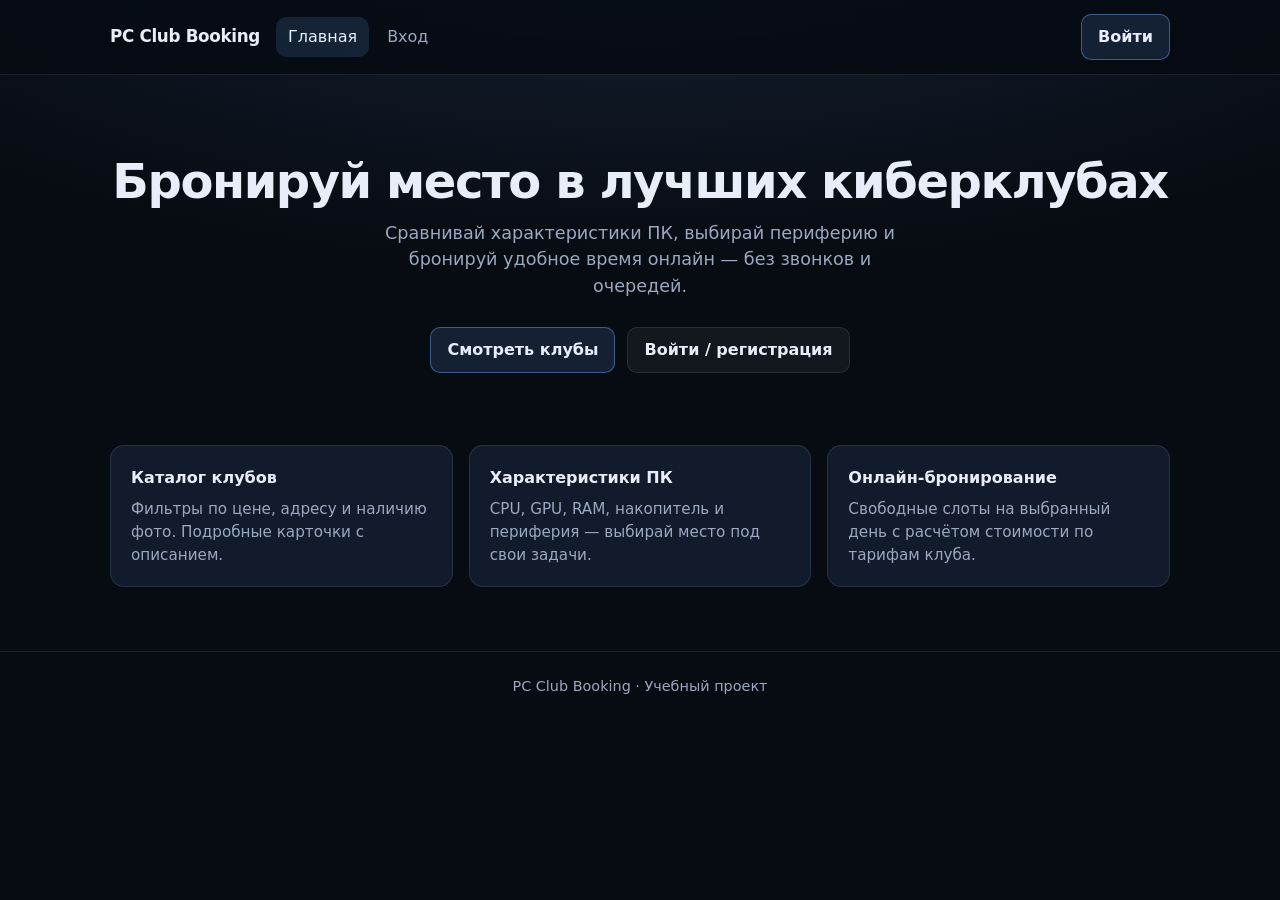
<file: frontend/index.html>
<!doctype html>
<html lang="ru">
  <head>
    <meta charset="utf-8" />
    <meta name="viewport" content="width=device-width, initial-scale=1" />
    <title>PC Club Booking — Бронирование мест в киберклубах</title>
    <link rel="stylesheet" href="./style.css" />
  </head>
  <body>
    <header class="site-header" data-site-header></header>

    <main class="page">
      <section class="hero">
        <h1>Бронируй место в лучших киберклубах</h1>
        <p>
          Сравнивай характеристики ПК, выбирай периферию и бронируй удобное время онлайн —
          без звонков и очередей.
        </p>
        <div class="hero-actions">
          <a class="btn" href="./clubs.html" id="ctaBrowse">Смотреть клубы</a>
          <a class="btn secondary" href="./login.html">Войти / регистрация</a>
        </div>
      </section>

      <section class="features">
        <article class="feature-card">
          <h3>Каталог клубов</h3>
          <p>Фильтры по цене, адресу и наличию фото. Подробные карточки с описанием.</p>
        </article>
        <article class="feature-card">
          <h3>Характеристики ПК</h3>
          <p>CPU, GPU, RAM, накопитель и периферия — выбирай место под свои задачи.</p>
        </article>
        <article class="feature-card">
          <h3>Онлайн-бронирование</h3>
          <p>Свободные слоты на выбранный день с расчётом стоимости по тарифам клуба.</p>
        </article>
      </section>
    </main>

    <footer class="site-footer">PC Club Booking · Учебный проект</footer>

    <script type="module">
      import { initLayout } from "./js/nav.js";
      import { isAuthenticated, getPrincipal } from "./js/api.js";

      initLayout({ active: "./index.html" });

      const cta = document.getElementById("ctaBrowse");
      if (isAuthenticated()) {
        cta.href = getPrincipal() === "admin" ? "./admin.html" : "./clubs.html";
        cta.textContent = getPrincipal() === "admin" ? "Панель клуба" : "Мои клубы";
      }
    </script>
  </body>
</html>
</file>
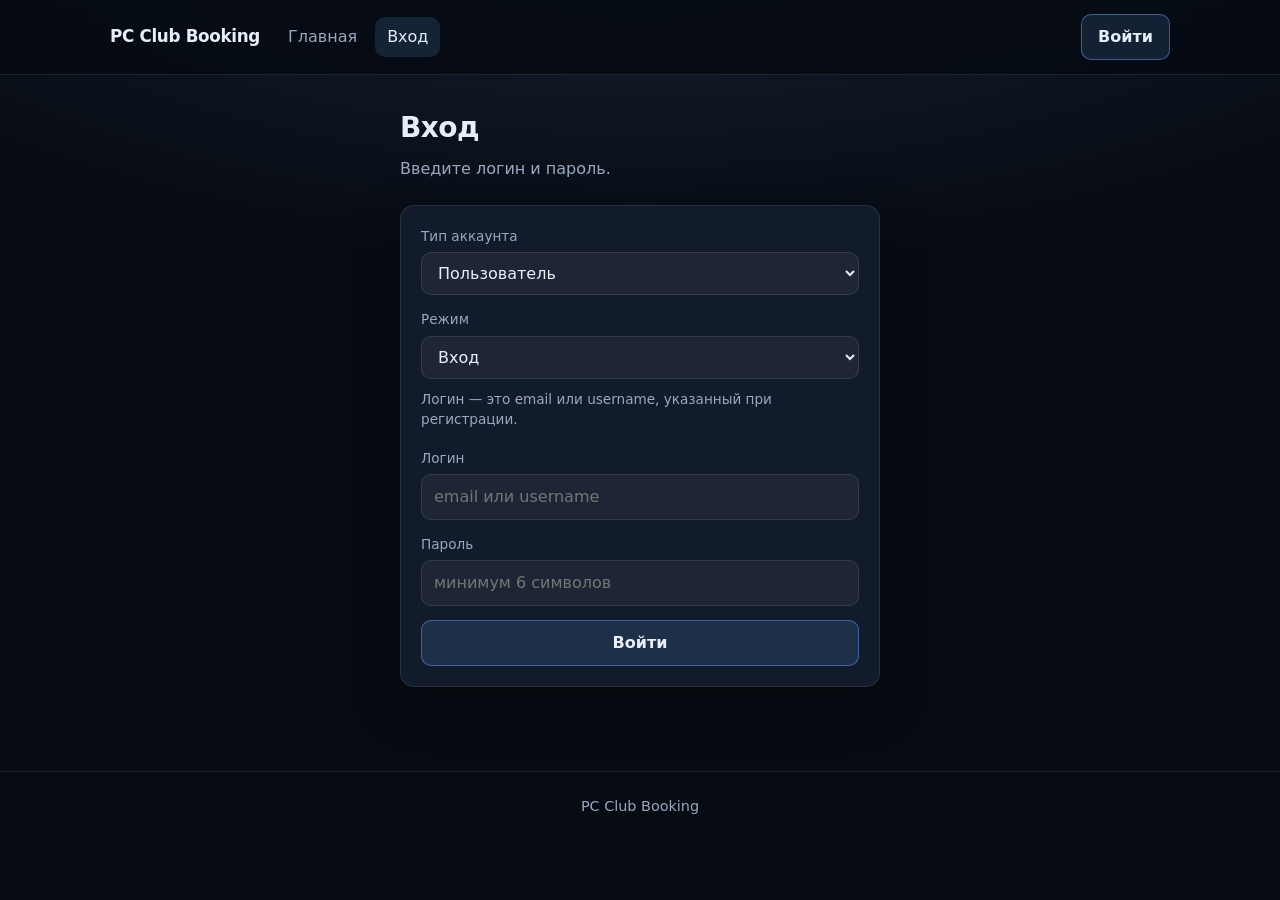
<file: frontend/admin.html>
<!doctype html>
<html lang="ru">
  <head>
    <meta charset="utf-8" />
    <meta name="viewport" content="width=device-width, initial-scale=1" />
    <title>Панель клуба — PC Club Booking</title>
    <link rel="stylesheet" href="./style.css" />
  </head>
  <body>
    <header class="site-header" data-site-header></header>

    <main class="page">
      <h1 class="page-title">Панель администратора</h1>
      <p class="page-subtitle" id="adminGreeting">Управление клубом, ПК, тарифами и периферией.</p>

      <section class="card">
        <div class="row">
          <button type="button" id="btnAdminLoad">Загрузить данные</button>
        </div>

        <div class="admin-section">
          <h3>Клуб</h3>
          <form id="adminClubForm" class="form inline">
            <input type="hidden" name="id" />
            <label class="field"><span>Название</span><input name="name" type="text" /></label>
            <label class="field"><span>Адрес</span><input name="address" type="text" /></label>
            <label class="field"><span>Телефон</span><input name="phone" type="text" /></label>
            <label class="field"><span>Фото URL</span><input name="photo_url" type="text" /></label>
            <label class="field"><span>Цена (база), ₽/ч</span><input name="price" type="number" min="0" step="1" /></label>
            <label class="field"><span>Описание</span><input name="description" type="text" /></label>
            <button type="button" id="btnAdminSaveClub">Сохранить клуб</button>
          </form>
          <form id="adminClubPhotoForm" class="form inline" style="margin-top:12px">
            <label class="field"><span>Фото URL</span><input name="url" type="url" /></label>
            <label class="field"><span>Или файл</span><input name="file" type="file" accept="image/*" /></label>
            <button type="submit">Добавить фото</button>
          </form>
          <div id="adminClubPhotosList" class="list-cards" style="margin-top:12px"></div>
        </div>

        <div class="admin-section">
          <h3>ПК</h3>
          <form id="adminPcCreateForm" class="form inline">
            <label class="field"><span>Номер</span><input name="number" type="number" min="1" required /></label>
            <label class="field"><span>CPU</span><input name="processor" type="text" /></label>
            <label class="field"><span>GPU</span><input name="gpu" type="text" /></label>
            <label class="field"><span>RAM</span><input name="ram" type="text" /></label>
            <label class="field">
              <span>Накопитель</span>
              <select name="storage_type">
                <option value="">—</option>
                <option value="SSD">SSD</option>
                <option value="HDD">HDD</option>
                <option value="SSD+HDD">SSD+HDD</option>
                <option value="NVMe">NVMe</option>
              </select>
            </label>
            <label class="field"><span>Монитор</span><input name="monitor_model" type="text" /></label>
            <label class="field">
              <span>Статус</span>
              <select name="status" required>
                <option value="active">active</option>
                <option value="inactive">inactive</option>
                <option value="maintenance">maintenance</option>
              </select>
            </label>
            <button type="submit">Добавить ПК</button>
          </form>
          <div class="row" style="margin-top:12px">
            <button type="button" class="secondary" id="btnAdminPcsPrev">←</button>
            <span class="muted" id="adminPcsPageInfo">стр. 1</span>
            <button type="button" class="secondary" id="btnAdminPcsNext">→</button>
          </div>
          <div id="adminPcsList" class="list-cards" style="margin-top:12px"></div>
        </div>

        <div class="admin-section">
          <h3>Тарифы</h3>
          <form id="adminTariffCreateForm" class="form inline">
            <label class="field">
              <span>День</span>
              <select name="day_of_week">
                <option value="">любой</option>
                <option value="0">Пн</option>
                <option value="1">Вт</option>
                <option value="2">Ср</option>
                <option value="3">Чт</option>
                <option value="4">Пт</option>
                <option value="5">Сб</option>
                <option value="6">Вс</option>
              </select>
            </label>
            <label class="field"><span>С</span><input name="time_from" type="time" /></label>
            <label class="field"><span>До</span><input name="time_to" type="time" /></label>
            <label class="field"><span>Цена/час</span><input name="price_per_hour" type="number" min="0" required /></label>
            <button type="submit">Добавить тариф</button>
          </form>
          <div class="row" style="margin-top:12px">
            <button type="button" class="secondary" id="btnAdminTariffsPrev">←</button>
            <span class="muted" id="adminTariffsPageInfo">стр. 1</span>
            <button type="button" class="secondary" id="btnAdminTariffsNext">→</button>
          </div>
          <div id="adminTariffsList" class="list-cards" style="margin-top:12px"></div>
        </div>

        <div class="admin-section">
          <h3>Периферия и привязки</h3>
          <form id="adminPeripheralCreateForm" class="form inline">
            <label class="field">
              <span>Тип</span>
              <select name="type" required>
                <option value="mouse">Мышь</option>
                <option value="keyboard">Клавиатура</option>
                <option value="headset">Гарнитура</option>
                <option value="monitor">Монитор</option>
                <option value="mousepad">Коврик</option>
              </select>
            </label>
            <label class="field"><span>Бренд</span><input name="brand" type="text" /></label>
            <label class="field"><span>Модель</span><input name="model" type="text" required /></label>
            <button type="submit">Добавить</button>
          </form>
          <div id="adminPeripheralsList" class="list-cards" style="margin-top:12px"></div>
          <form id="adminPcPeripheralForm" class="form inline" style="margin-top:16px">
            <label class="field">
              <span>ПК</span>
              <select name="pc_id" id="adminPcPeripheralPcSelect" required></select>
            </label>
            <label class="field">
              <span>Периферия</span>
              <select name="peripheral_id" id="adminPcPeripheralSelect" required></select>
            </label>
            <label class="field"><span>Кол-во</span><input name="quantity" type="number" min="1" value="1" /></label>
            <button type="submit">Привязать</button>
          </form>
          <div id="adminPcPeripheralsList" class="list-cards" style="margin-top:12px"></div>
        </div>
      </section>

      <dialog id="dlgPcEdit">
        <div class="dialog-header">
          <h3 class="dialog-title">Редактировать ПК</h3>
          <span class="kbd">Esc</span>
        </div>
        <div class="dialog-body">
          <form id="pcEditForm" class="form">
            <input type="hidden" name="id" />
            <div class="form inline">
              <label class="field"><span>Номер</span><input name="number" type="number" min="1" required /></label>
              <label class="field"><span>CPU</span><input name="processor" type="text" /></label>
              <label class="field"><span>GPU</span><input name="gpu" type="text" /></label>
              <label class="field"><span>RAM</span><input name="ram" type="text" /></label>
              <label class="field">
                <span>Накопитель</span>
                <select name="storage_type">
                  <option value="">—</option>
                  <option value="SSD">SSD</option>
                  <option value="HDD">HDD</option>
                  <option value="SSD+HDD">SSD+HDD</option>
                  <option value="NVMe">NVMe</option>
                </select>
              </label>
              <label class="field"><span>Монитор</span><input name="monitor_model" type="text" /></label>
              <label class="field">
                <span>Статус</span>
                <select name="status" required>
                  <option value="active">active</option>
                  <option value="inactive">inactive</option>
                  <option value="maintenance">maintenance</option>
                </select>
              </label>
            </div>
            <div class="dialog-actions">
              <button type="button" class="secondary" data-dialog-cancel>Отмена</button>
              <button type="submit">Сохранить</button>
            </div>
          </form>
        </div>
      </dialog>

      <dialog id="dlgTariffEdit">
        <div class="dialog-header">
          <h3 class="dialog-title">Редактировать тариф</h3>
          <span class="kbd">Esc</span>
        </div>
        <div class="dialog-body">
          <form id="tariffEditForm" class="form">
            <input type="hidden" name="id" />
            <div class="form inline">
              <label class="field">
                <span>День</span>
                <select name="day_of_week">
                  <option value="">любой</option>
                  <option value="0">Пн</option>
                  <option value="1">Вт</option>
                  <option value="2">Ср</option>
                  <option value="3">Чт</option>
                  <option value="4">Пт</option>
                  <option value="5">Сб</option>
                  <option value="6">Вс</option>
                </select>
              </label>
              <label class="field"><span>С</span><input name="time_from" type="time" /></label>
              <label class="field"><span>До</span><input name="time_to" type="time" /></label>
              <label class="field"><span>Цена/час</span><input name="price_per_hour" type="number" min="0" required /></label>
            </div>
            <div class="dialog-actions">
              <button type="button" class="secondary" data-dialog-cancel>Отмена</button>
              <button type="submit">Сохранить</button>
            </div>
          </form>
        </div>
      </dialog>

      <dialog id="dlgPeripheralEdit">
        <div class="dialog-header">
          <h3 class="dialog-title">Редактировать периферию</h3>
          <span class="kbd">Esc</span>
        </div>
        <div class="dialog-body">
          <form id="peripheralEditForm" class="form">
            <input type="hidden" name="id" />
            <div class="form inline">
              <label class="field">
                <span>Тип</span>
                <select name="type" required>
                  <option value="mouse">Мышь</option>
                  <option value="keyboard">Клавиатура</option>
                  <option value="headset">Гарнитура</option>
                  <option value="monitor">Монитор</option>
                  <option value="mousepad">Коврик</option>
                </select>
              </label>
              <label class="field"><span>Бренд</span><input name="brand" type="text" /></label>
              <label class="field"><span>Модель</span><input name="model" type="text" required /></label>
              <label class="field"><span>Описание</span><input name="description" type="text" /></label>
            </div>
            <div class="dialog-actions">
              <button type="button" class="secondary" data-dialog-cancel>Отмена</button>
              <button type="submit">Сохранить</button>
            </div>
          </form>
        </div>
      </dialog>

      <dialog id="dlgPcPeripheralEdit">
        <div class="dialog-header">
          <h3 class="dialog-title">Изменить количество</h3>
          <span class="kbd">Esc</span>
        </div>
        <div class="dialog-body">
          <form id="pcPeripheralEditForm" class="form">
            <input type="hidden" name="id" />
            <label class="field">
              <span>Количество</span>
              <input name="quantity" type="number" min="1" step="1" required />
            </label>
            <div class="dialog-actions">
              <button type="button" class="secondary" data-dialog-cancel>Отмена</button>
              <button type="submit">Сохранить</button>
            </div>
          </form>
        </div>
      </dialog>
    </main>

    <footer class="site-footer">PC Club Booking</footer>
    <script type="module" src="./js/admin.js"></script>
  </body>
</html>
</file>
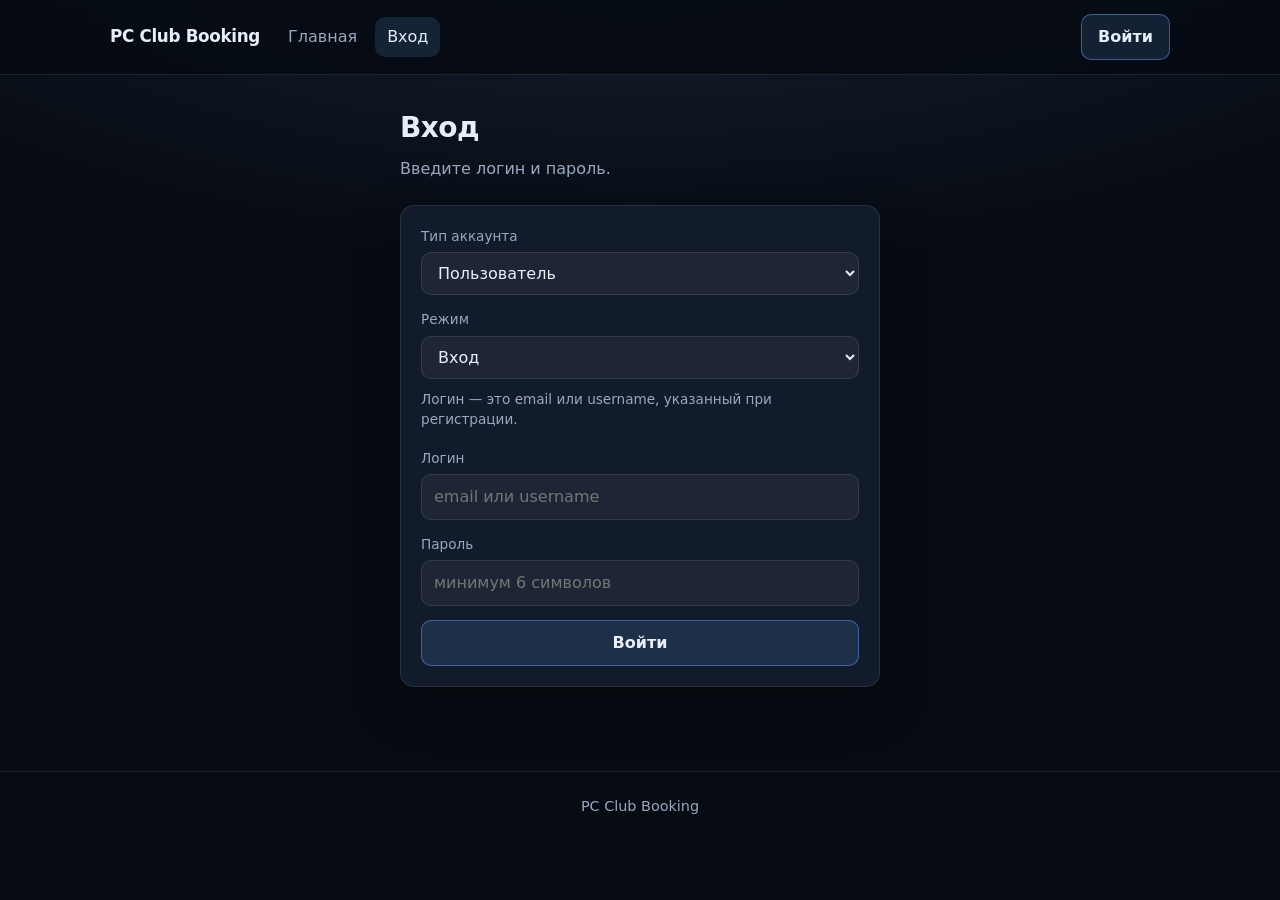
<file: frontend/app.html>
<!doctype html>
<html lang="ru">
  <head>
    <meta charset="utf-8" />
    <meta http-equiv="refresh" content="0; url=./clubs.html" />
    <title>Перенаправление…</title>
  </head>
  <body>
    <p><a href="./clubs.html">Перейти в каталог клубов</a></p>
    <script>
      const principal = localStorage.getItem("principal");
      const token = localStorage.getItem("access_token");
      if (!token) location.replace("./login.html");
      else if (principal === "admin") location.replace("./admin.html");
      else location.replace("./clubs.html");
    </script>
  </body>
</html>
</file>
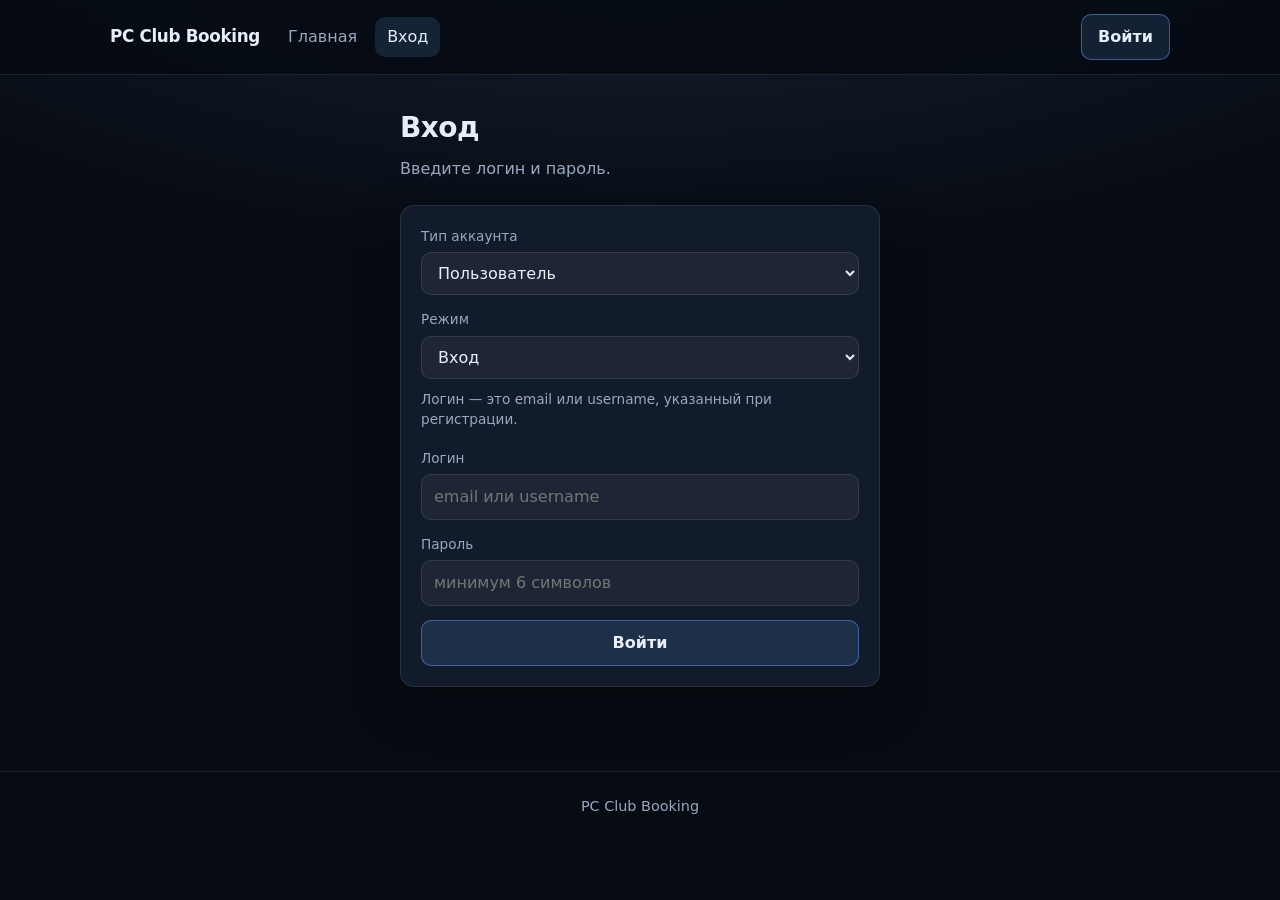
<file: frontend/booking.html>
<!doctype html>
<html lang="ru">
  <head>
    <meta charset="utf-8" />
    <meta name="viewport" content="width=device-width, initial-scale=1" />
    <title>Бронирование — PC Club Booking</title>
    <link rel="stylesheet" href="./style.css" />
  </head>
  <body>
    <header class="site-header" data-site-header></header>

    <main class="page">
      <nav class="breadcrumb">
        <a href="./clubs.html">Клубы</a>
        <span>/</span>
        <a href="#" id="clubLink">Клуб</a>
        <span>/</span>
        <span id="pcLabel">ПК</span>
      </nav>

      <h1 class="page-title">Выбор времени</h1>
      <p class="page-subtitle" id="bookingSubtitle">Загрузка...</p>

      <section class="card">
        <form id="slotsForm" class="form inline">
          <label class="field">
            <span>Дата</span>
            <input name="date" type="date" required />
          </label>
          <label class="field">
            <span>Длительность, мин</span>
            <input name="duration_minutes" type="number" min="30" step="30" value="60" required />
          </label>
          <label class="field">
            <span>Шаг, мин</span>
            <input name="step_minutes" type="number" min="15" step="15" value="30" required />
          </label>
          <button type="submit">Показать слоты</button>
        </form>
      </section>

      <section class="card">
        <h2>Свободные слоты</h2>
        <div id="slotsGrid" class="slots-grid"></div>
      </section>
    </main>

    <footer class="site-footer">PC Club Booking</footer>
    <script type="module" src="./js/booking.js"></script>
  </body>
</html>
</file>
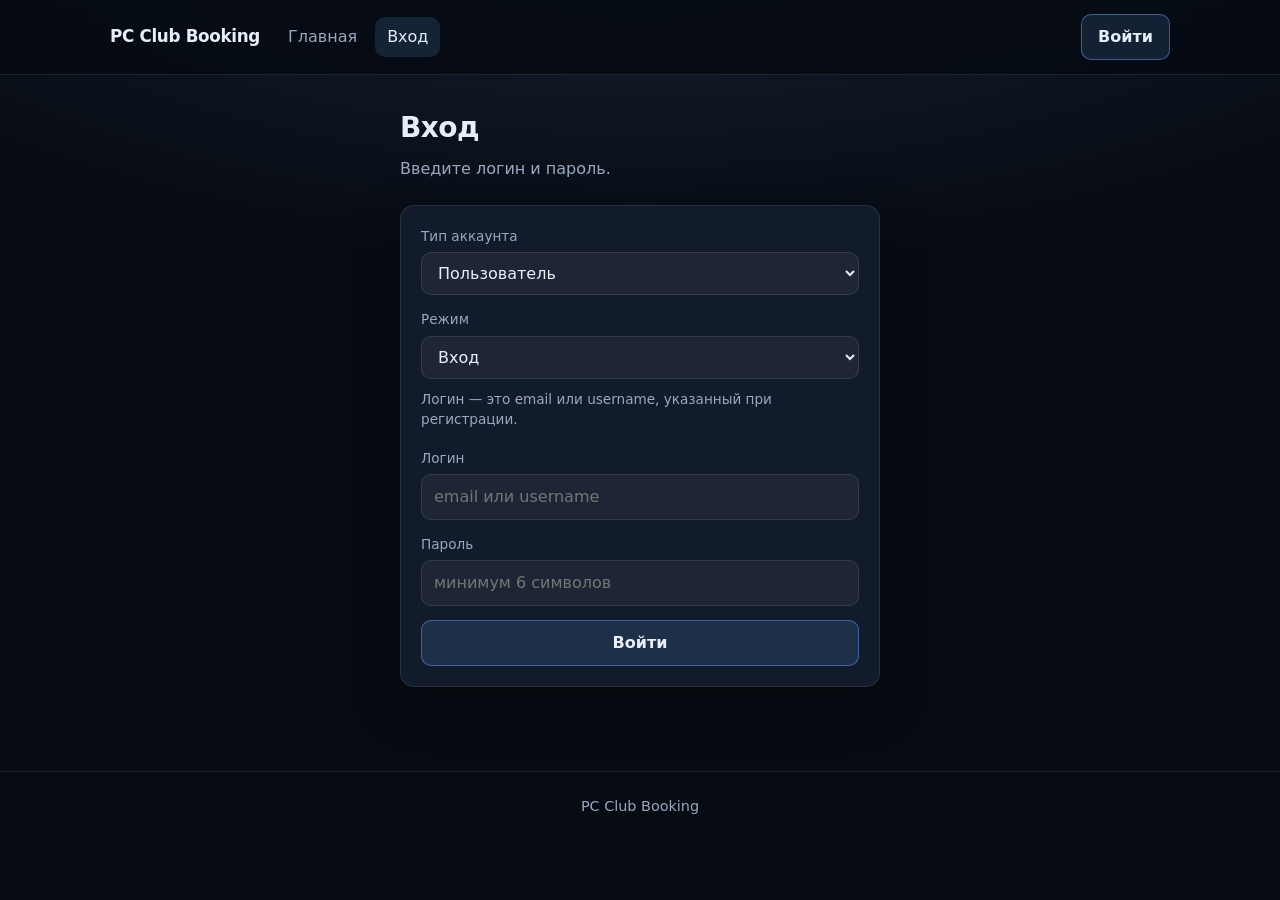
<file: frontend/bookings.html>
<!doctype html>
<html lang="ru">
  <head>
    <meta charset="utf-8" />
    <meta name="viewport" content="width=device-width, initial-scale=1" />
    <title>Мои брони — PC Club Booking</title>
    <link rel="stylesheet" href="./style.css" />
  </head>
  <body>
    <header class="site-header" data-site-header></header>

    <main class="page">
      <h1 class="page-title">Мои бронирования</h1>
      <p class="page-subtitle">История и активные брони.</p>
      <div id="bookingsList" class="list-cards"></div>
    </main>

    <footer class="site-footer">PC Club Booking</footer>
    <script type="module" src="./js/bookings.js"></script>
  </body>
</html>
</file>
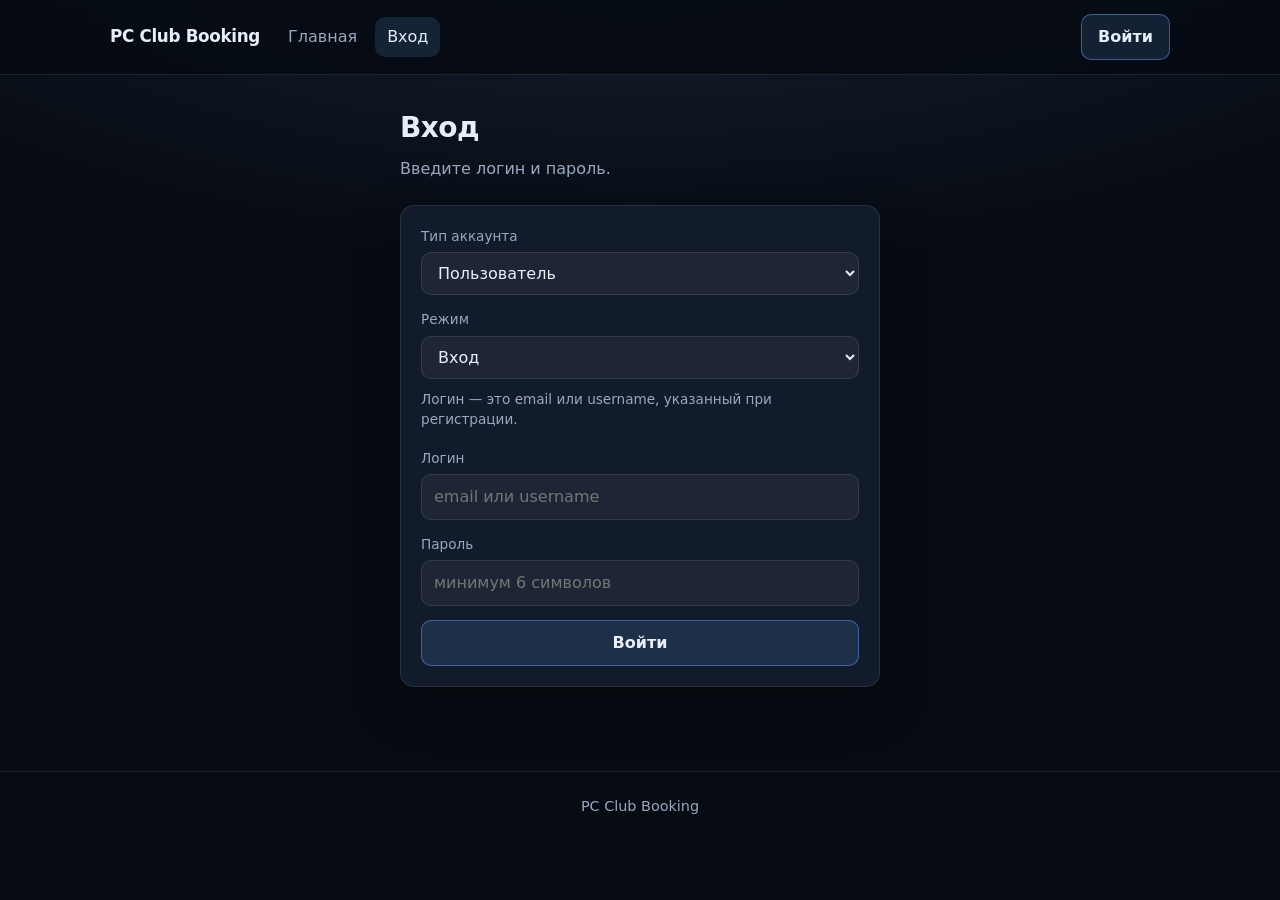
<file: frontend/club.html>
<!doctype html>
<html lang="ru">
  <head>
    <meta charset="utf-8" />
    <meta name="viewport" content="width=device-width, initial-scale=1" />
    <title>Клуб — PC Club Booking</title>
    <link rel="stylesheet" href="./style.css" />
  </head>
  <body>
    <header class="site-header" data-site-header></header>

    <main class="page">
      <nav class="breadcrumb">
        <a href="./clubs.html">Клубы</a>
        <span>/</span>
        <span id="breadcrumbName">...</span>
      </nav>

      <div id="clubHero" class="club-hero card"></div>

      <section class="card">
        <h2>Компьютеры</h2>
        <form id="pcsFilterForm" class="form inline">
          <label class="field">
            <span>Поиск</span>
            <input name="q" type="text" placeholder="GPU, CPU, RAM..." />
          </label>
          <label class="field">
            <span>Статус</span>
            <select name="status" id="pcStatusSelect"><option value="">любой</option></select>
          </label>
          <label class="field">
            <span>GPU</span>
            <select name="gpu" id="gpuSelect"><option value="">любой</option></select>
          </label>
          <label class="field">
            <span>CPU</span>
            <select name="processor" id="processorSelect"><option value="">любой</option></select>
          </label>
          <label class="field">
            <span>RAM</span>
            <select name="ram" id="ramSelect"><option value="">любая</option></select>
          </label>
          <label class="field">
            <span>Накопитель</span>
            <select name="storage_type" id="storageTypeSelect"><option value="">любой</option></select>
          </label>
          <div class="row">
            <button type="submit">Применить</button>
            <button type="button" class="secondary" id="btnPcsReset">Сброс</button>
          </div>
        </form>
        <div id="pcsList" class="list-cards" style="margin-top:16px"></div>
      </section>
    </main>

    <footer class="site-footer">PC Club Booking</footer>
    <script type="module" src="./js/club.js"></script>
  </body>
</html>
</file>
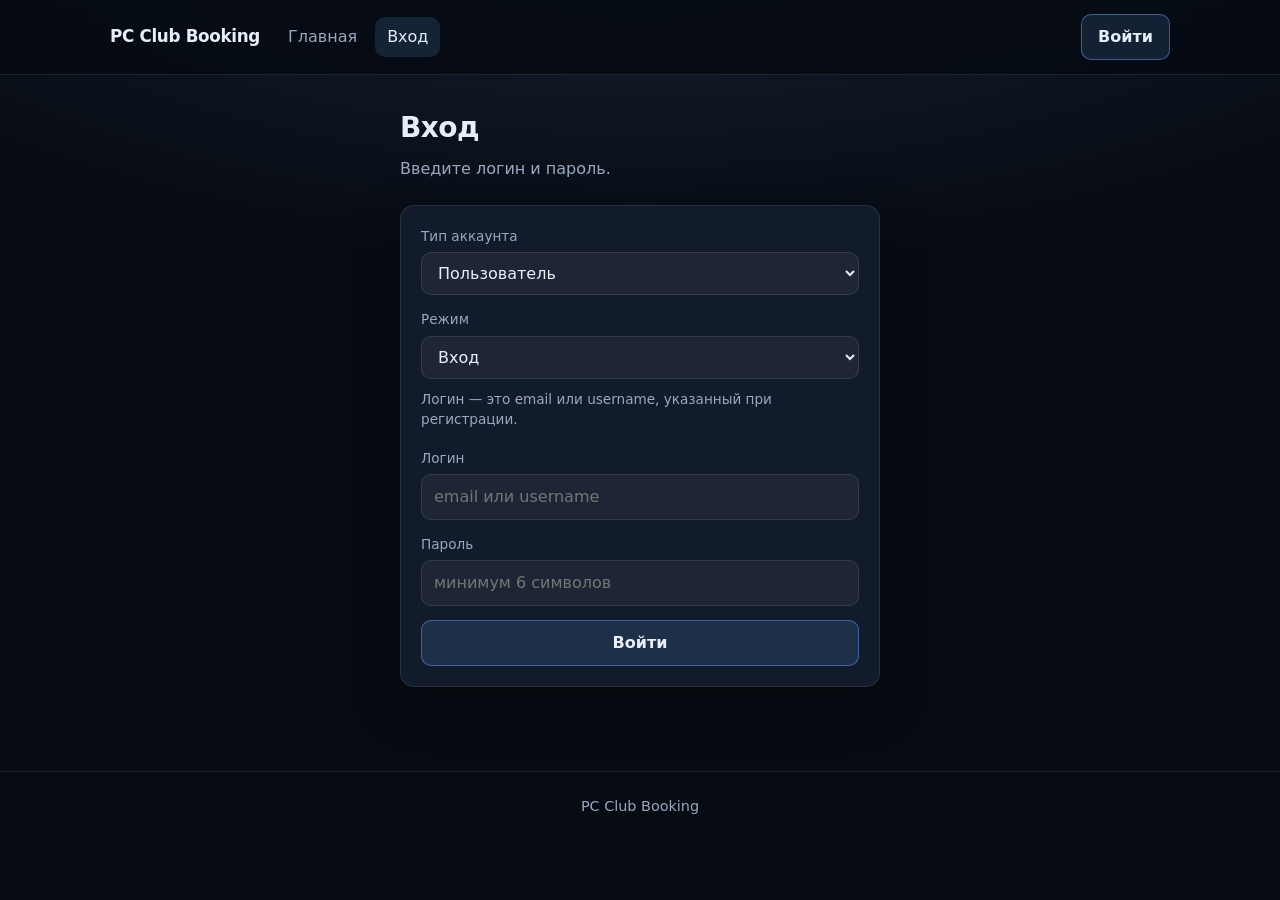
<file: frontend/clubs.html>
<!doctype html>
<html lang="ru">
  <head>
    <meta charset="utf-8" />
    <meta name="viewport" content="width=device-width, initial-scale=1" />
    <title>Клубы — PC Club Booking</title>
    <link rel="stylesheet" href="./style.css" />
  </head>
  <body>
    <header class="site-header" data-site-header></header>

    <main class="page">
      <h1 class="page-title">Компьютерные клубы</h1>
      <p class="page-subtitle">Выберите клуб и перейдите к выбору ПК.</p>

      <section class="card">
        <form id="clubsFilterForm" class="form inline">
          <label class="field">
            <span>Поиск</span>
            <input name="q" type="text" placeholder="название или адрес" />
          </label>
          <label class="field">
            <span>Цена от, ₽/ч</span>
            <input name="price_gte" type="number" min="0" step="1" />
          </label>
          <label class="field">
            <span>Цена до, ₽/ч</span>
            <input name="price_lte" type="number" min="0" step="1" />
          </label>
          <label class="field">
            <span>Фото</span>
            <select name="has_photo">
              <option value="">любые</option>
              <option value="1">только с фото</option>
            </select>
          </label>
          <div class="row">
            <button type="submit">Найти</button>
            <button type="button" class="secondary" id="btnReset">Сброс</button>
          </div>
        </form>
      </section>

      <div id="clubsGrid" class="grid-cards"></div>
    </main>

    <footer class="site-footer">PC Club Booking</footer>
    <script type="module" src="./js/clubs.js"></script>
  </body>
</html>
</file>
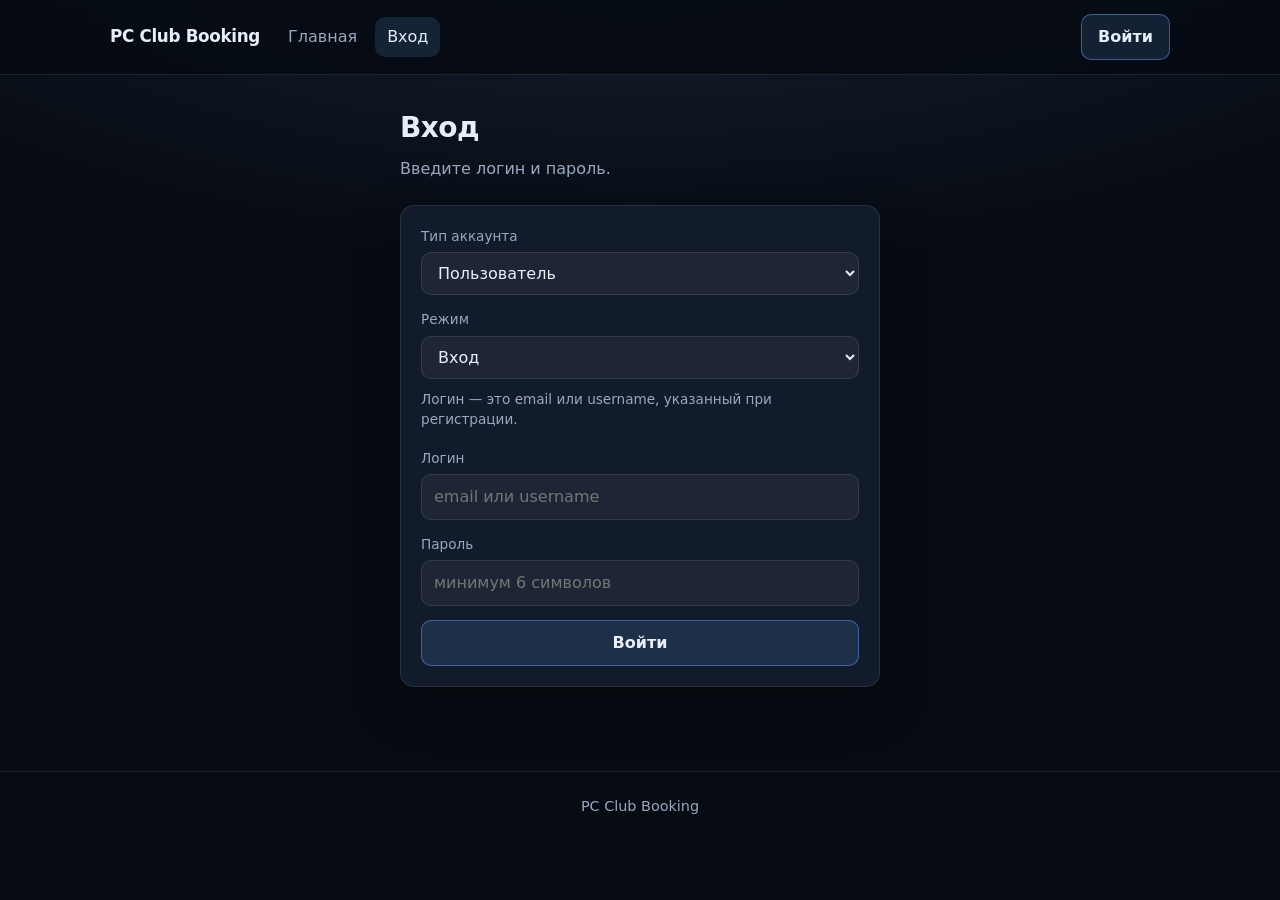
<file: frontend/login.html>
<!doctype html>
<html lang="ru">
  <head>
    <meta charset="utf-8" />
    <meta name="viewport" content="width=device-width, initial-scale=1" />
    <title>Вход — PC Club Booking</title>
    <link rel="stylesheet" href="./style.css" />
  </head>
  <body>
    <header class="site-header" data-site-header></header>

    <main class="page page-narrow">
      <h1 class="page-title" id="authTitle">Вход в аккаунт</h1>
      <p class="page-subtitle" id="authSubtitle">Войдите или создайте аккаунт.</p>

      <section class="card">
        <form id="authForm" class="form">
          <label class="field">
            <span>Тип аккаунта</span>
            <select name="principal" id="principalSelect">
              <option value="user">Пользователь</option>
              <option value="admin">Администратор клуба</option>
            </select>
          </label>

          <label class="field">
            <span>Режим</span>
            <select name="mode" id="modeSelect">
              <option value="login">Вход</option>
              <option value="register">Регистрация</option>
            </select>
          </label>

          <p class="auth-hint" id="authHint"></p>

          <!-- Вход: один логин -->
          <label class="field" data-show="login">
            <span>Логин</span>
            <input name="login" type="text" placeholder="email или username" autocomplete="username" />
          </label>

          <!-- Регистрация: email, username -->
          <label class="field" data-show="register">
            <span>Email</span>
            <input name="email" type="email" placeholder="user@example.com" autocomplete="email" />
          </label>

          <label class="field" data-show="register">
            <span>Имя пользователя (username)</span>
            <input name="username" type="text" placeholder="nickname" autocomplete="username" />
          </label>

          <label class="field" data-show="register user" data-optional="true">
            <span>Телефон <span class="muted">(необязательно)</span></span>
            <input name="phone" type="tel" placeholder="+7 900 000-00-00" autocomplete="tel" />
          </label>

          <label class="field" data-show="register admin">
            <span>Клуб</span>
            <select name="club_id" id="adminClubSelect">
              <option value="">— выберите клуб —</option>
            </select>
            <span class="auth-hint">Администратор привязывается к выбранному клубу.</span>
          </label>

          <label class="field">
            <span>Пароль</span>
            <input
              name="password"
              type="password"
              minlength="6"
              required
              placeholder="минимум 6 символов"
              autocomplete="current-password"
            />
          </label>

          <label class="field" data-show="register">
            <span>Повтор пароля</span>
            <input
              name="password_confirm"
              type="password"
              minlength="6"
              placeholder="ещё раз"
              autocomplete="new-password"
            />
          </label>

          <button type="submit" class="btn" id="authSubmitBtn" style="width: 100%">Войти</button>
        </form>
      </section>
    </main>

    <footer class="site-footer">PC Club Booking</footer>
    <script type="module" src="./js/login.js"></script>
  </body>
</html>
</file>
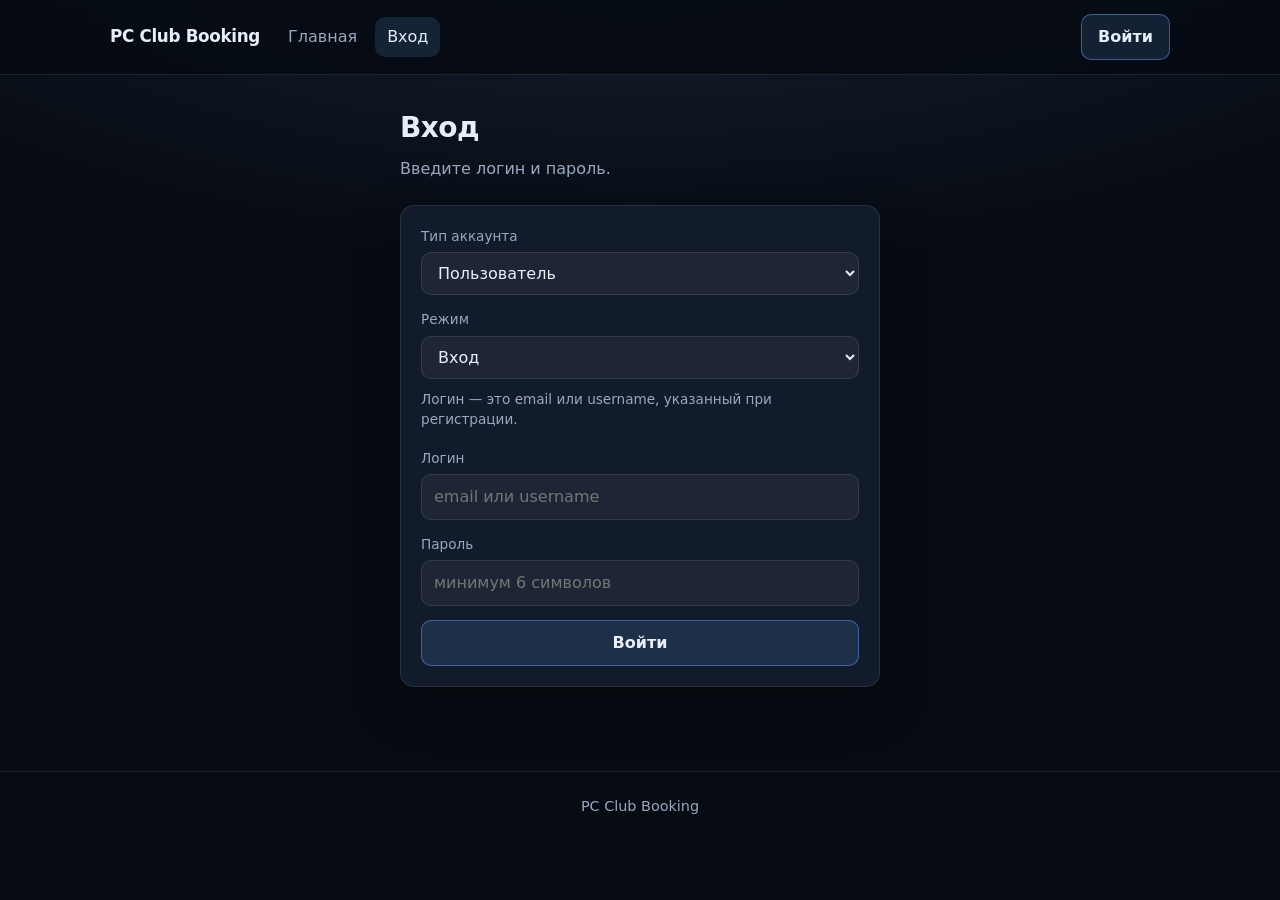
<file: frontend/profile.html>
<!doctype html>
<html lang="ru">
  <head>
    <meta charset="utf-8" />
    <meta name="viewport" content="width=device-width, initial-scale=1" />
    <title>Профиль — PC Club Booking</title>
    <link rel="stylesheet" href="./style.css" />
  </head>
  <body>
    <header class="site-header" data-site-header></header>

    <main class="page page-narrow">
      <h1 class="page-title">Профиль</h1>
      <p class="page-subtitle">Данные аккаунта и быстрые действия.</p>

      <section class="card">
        <div id="profileBox" class="list-cards"></div>
      </section>

    </main>

    <footer class="site-footer">PC Club Booking</footer>
    <script type="module" src="./js/profile.js"></script>
  </body>
</html>
</file>
<file: frontend/style.css>
:root {
  color-scheme: dark;
  --bg: #070b12;
  --bg-elevated: #0f1624;
  --fg: #e8eef9;
  --muted: #9aa8c0;
  --card: #121b2b;
  --border: rgba(232, 238, 249, 0.1);
  --primary: #6ea8fe;
  --primary-dim: rgba(110, 168, 254, 0.14);
  --danger: #ff6b6b;
  --success: #51cf66;
  --radius: 14px;
  --shadow: 0 18px 50px rgba(0, 0, 0, 0.35);
  --max: 1100px;
}

*,
*::before,
*::after {
  box-sizing: border-box;
}

body {
  margin: 0;
  min-height: 100vh;
  font-family: "Segoe UI", system-ui, -apple-system, Roboto, Arial, sans-serif;
  background:
    radial-gradient(ellipse 80% 50% at 50% -20%, rgba(110, 168, 254, 0.18), transparent),
    var(--bg);
  color: var(--fg);
  line-height: 1.5;
}

a {
  color: var(--primary);
  text-decoration: none;
}

a:hover {
  text-decoration: underline;
}

.site-header {
  position: sticky;
  top: 0;
  z-index: 100;
  backdrop-filter: blur(12px);
  background: rgba(7, 11, 18, 0.85);
  border-bottom: 1px solid var(--border);
}

.site-header-inner {
  max-width: var(--max);
  margin: 0 auto;
  padding: 14px 20px;
  display: flex;
  align-items: center;
  gap: 16px;
  flex-wrap: wrap;
}

.logo {
  font-weight: 800;
  font-size: 1.05rem;
  color: var(--fg);
  text-decoration: none;
  letter-spacing: -0.02em;
}

.logo:hover {
  text-decoration: none;
  color: var(--primary);
}

.site-nav {
  display: flex;
  flex-wrap: wrap;
  gap: 6px;
  flex: 1;
}

.nav-link {
  padding: 8px 12px;
  border-radius: 10px;
  color: var(--muted);
  text-decoration: none;
  font-weight: 500;
}

.nav-link:hover,
.nav-link.active {
  color: var(--fg);
  background: var(--primary-dim);
  text-decoration: none;
}

.header-actions {
  margin-left: auto;
}

.page {
  max-width: var(--max);
  margin: 0 auto;
  padding: 32px 20px 64px;
}

.page-narrow {
  max-width: 520px;
}

.hero {
  padding: 48px 0 32px;
  text-align: center;
}

.hero h1 {
  margin: 0 0 12px;
  font-size: clamp(2rem, 5vw, 3rem);
  letter-spacing: -0.03em;
  line-height: 1.1;
}

.hero p {
  max-width: 560px;
  margin: 0 auto 28px;
  color: var(--muted);
  font-size: 1.1rem;
}

.hero-actions {
  display: flex;
  gap: 12px;
  justify-content: center;
  flex-wrap: wrap;
}

.features {
  display: grid;
  grid-template-columns: repeat(auto-fit, minmax(240px, 1fr));
  gap: 16px;
  margin-top: 40px;
}

.feature-card {
  background: var(--card);
  border: 1px solid var(--border);
  border-radius: var(--radius);
  padding: 20px;
}

.feature-card h3 {
  margin: 0 0 8px;
  font-size: 1rem;
}

.feature-card p {
  margin: 0;
  color: var(--muted);
  font-size: 0.95rem;
}

.site-footer {
  border-top: 1px solid var(--border);
  padding: 24px 20px;
  text-align: center;
  color: var(--muted);
  font-size: 0.9rem;
}

.muted {
  color: var(--muted);
}

.page-title {
  margin: 0 0 8px;
  font-size: 1.75rem;
  letter-spacing: -0.02em;
}

.page-subtitle {
  margin: 0 0 24px;
  color: var(--muted);
}

.card {
  background: var(--card);
  border: 1px solid var(--border);
  border-radius: var(--radius);
  padding: 20px;
  margin-bottom: 20px;
  box-shadow: var(--shadow);
}

.card h2,
.card h3 {
  margin: 0 0 14px;
}

.form {
  display: grid;
  gap: 14px;
}

.form.inline {
  grid-template-columns: repeat(auto-fill, minmax(160px, 1fr));
  align-items: end;
}

.field {
  display: grid;
  gap: 6px;
}

.field span {
  font-size: 0.85rem;
  color: var(--muted);
  font-weight: 500;
}

input,
select,
textarea {
  width: 100%;
  background: rgba(255, 255, 255, 0.05);
  border: 1px solid var(--border);
  border-radius: 10px;
  padding: 10px 12px;
  color: var(--fg);
  font: inherit;
  outline: none;
}

input:focus,
select:focus,
textarea:focus {
  border-color: rgba(110, 168, 254, 0.55);
  box-shadow: 0 0 0 3px rgba(110, 168, 254, 0.12);
}

option {
  background: var(--card);
}

.row {
  display: flex;
  flex-wrap: wrap;
  gap: 8px;
  align-items: center;
}

.btn,
button {
  display: inline-flex;
  align-items: center;
  justify-content: center;
  gap: 6px;
  cursor: pointer;
  border: 1px solid rgba(110, 168, 254, 0.45);
  background: var(--primary-dim);
  color: var(--fg);
  border-radius: 10px;
  padding: 10px 16px;
  font-weight: 600;
  font: inherit;
  font-weight: 600;
  text-decoration: none;
  transition: background 0.15s, transform 0.1s;
}

.btn:hover,
button:hover {
  background: rgba(110, 168, 254, 0.22);
  text-decoration: none;
}

.btn.secondary,
button.secondary {
  border-color: var(--border);
  background: rgba(255, 255, 255, 0.05);
}

.btn.danger,
button.danger {
  border-color: rgba(255, 107, 107, 0.45);
  background: rgba(255, 107, 107, 0.1);
}

.btn.small {
  padding: 6px 10px;
  font-size: 0.85rem;
}

.grid-cards {
  display: grid;
  grid-template-columns: repeat(auto-fill, minmax(280px, 1fr));
  gap: 16px;
}

.club-card {
  background: var(--bg-elevated);
  border: 1px solid var(--border);
  border-radius: var(--radius);
  overflow: hidden;
  display: flex;
  flex-direction: column;
}

.club-card img {
  width: 100%;
  height: 160px;
  object-fit: cover;
  background: rgba(0, 0, 0, 0.3);
}

.club-card-body {
  padding: 16px;
  flex: 1;
  display: flex;
  flex-direction: column;
  gap: 8px;
}

.club-card h3 {
  margin: 0;
  font-size: 1.1rem;
}

.club-card .price {
  font-weight: 700;
  color: var(--primary);
}

.list-cards {
  display: grid;
  gap: 12px;
}

.list-card {
  background: var(--bg-elevated);
  border: 1px solid var(--border);
  border-radius: 12px;
  padding: 16px;
}

.list-card h3 {
  margin: 0 0 6px;
  font-size: 1rem;
}

.pc-specs {
  display: flex;
  flex-wrap: wrap;
  gap: 6px;
  margin: 8px 0;
}

.tag {
  font-size: 0.8rem;
  padding: 4px 8px;
  border-radius: 6px;
  background: rgba(255, 255, 255, 0.06);
  border: 1px solid var(--border);
  color: var(--muted);
}

.tag.active {
  color: var(--success);
  border-color: rgba(81, 207, 102, 0.35);
}

.tag.inactive {
  color: var(--muted);
}

.tag.maintenance {
  color: #ffd43b;
  border-color: rgba(255, 212, 59, 0.35);
}

.empty-state {
  text-align: center;
  padding: 32px;
  color: var(--muted);
  border: 1px dashed var(--border);
  border-radius: var(--radius);
}

.breadcrumb {
  display: flex;
  gap: 8px;
  align-items: center;
  margin-bottom: 20px;
  font-size: 0.9rem;
  color: var(--muted);
  flex-wrap: wrap;
}

.breadcrumb a {
  color: var(--muted);
}

.breadcrumb a:hover {
  color: var(--primary);
}

.club-hero {
  display: grid;
  grid-template-columns: 1fr 1.2fr;
  gap: 24px;
  margin-bottom: 24px;
}

@media (max-width: 720px) {
  .club-hero {
    grid-template-columns: 1fr;
  }
}

.club-hero img {
  width: 100%;
  border-radius: var(--radius);
  max-height: 280px;
  object-fit: cover;
}

.slots-grid {
  display: grid;
  grid-template-columns: repeat(auto-fill, minmax(200px, 1fr));
  gap: 10px;
}

.slot-card {
  padding: 12px;
  border: 1px solid var(--border);
  border-radius: 10px;
  background: var(--bg-elevated);
}

.slot-card .time {
  font-weight: 700;
}

.status-badge {
  display: inline-block;
  padding: 3px 8px;
  border-radius: 6px;
  font-size: 0.8rem;
  font-weight: 600;
}

.status-created,
.status-confirmed {
  background: rgba(81, 207, 102, 0.15);
  color: var(--success);
}

.status-cancelled {
  background: rgba(255, 107, 107, 0.12);
  color: var(--danger);
}

/* Скрытие полей формы авторизации — через класс .auth-hidden */
.auth-hidden {
  display: none !important;
}

.auth-hint {
  margin: -4px 0 4px;
  font-size: 0.85rem;
  color: var(--muted);
}

.toast-container {
  position: fixed;
  bottom: 24px;
  right: 24px;
  z-index: 1000;
  display: flex;
  flex-direction: column;
  gap: 8px;
  max-width: 360px;
}

.toast {
  padding: 12px 16px;
  border-radius: 10px;
  background: var(--card);
  border: 1px solid var(--border);
  box-shadow: var(--shadow);
  opacity: 0;
  transform: translateY(8px);
  transition: opacity 0.25s, transform 0.25s;
}

.toast.show {
  opacity: 1;
  transform: translateY(0);
}

.toast-error {
  border-color: rgba(255, 107, 107, 0.4);
}

.toast-success {
  border-color: rgba(81, 207, 102, 0.4);
}

.admin-section {
  margin-top: 28px;
  padding-top: 20px;
  border-top: 1px solid var(--border);
}

.admin-section h3 {
  margin: 0 0 14px;
}

dialog {
  width: min(720px, calc(100vw - 32px));
  border: 1px solid var(--border);
  border-radius: var(--radius);
  background: var(--card);
  color: var(--fg);
  box-shadow: var(--shadow);
  padding: 0;
}

dialog::backdrop {
  background: rgba(0, 0, 0, 0.55);
}

.dialog-header {
  padding: 16px 18px 0;
  display: flex;
  align-items: center;
  justify-content: space-between;
  gap: 12px;
}

.dialog-title {
  margin: 0;
  font-size: 1.05rem;
}

.dialog-body {
  padding: 14px 18px 18px;
}

.dialog-actions {
  display: flex;
  gap: 8px;
  justify-content: flex-end;
  margin-top: 12px;
}

.kbd {
  font-family: ui-monospace, SFMono-Regular, Menlo, Consolas, monospace;
  font-size: 0.85rem;
  padding: 2px 6px;
  border: 1px solid var(--border);
  border-radius: 6px;
  color: var(--muted);
  background: rgba(255, 255, 255, 0.04);
}
</file>
